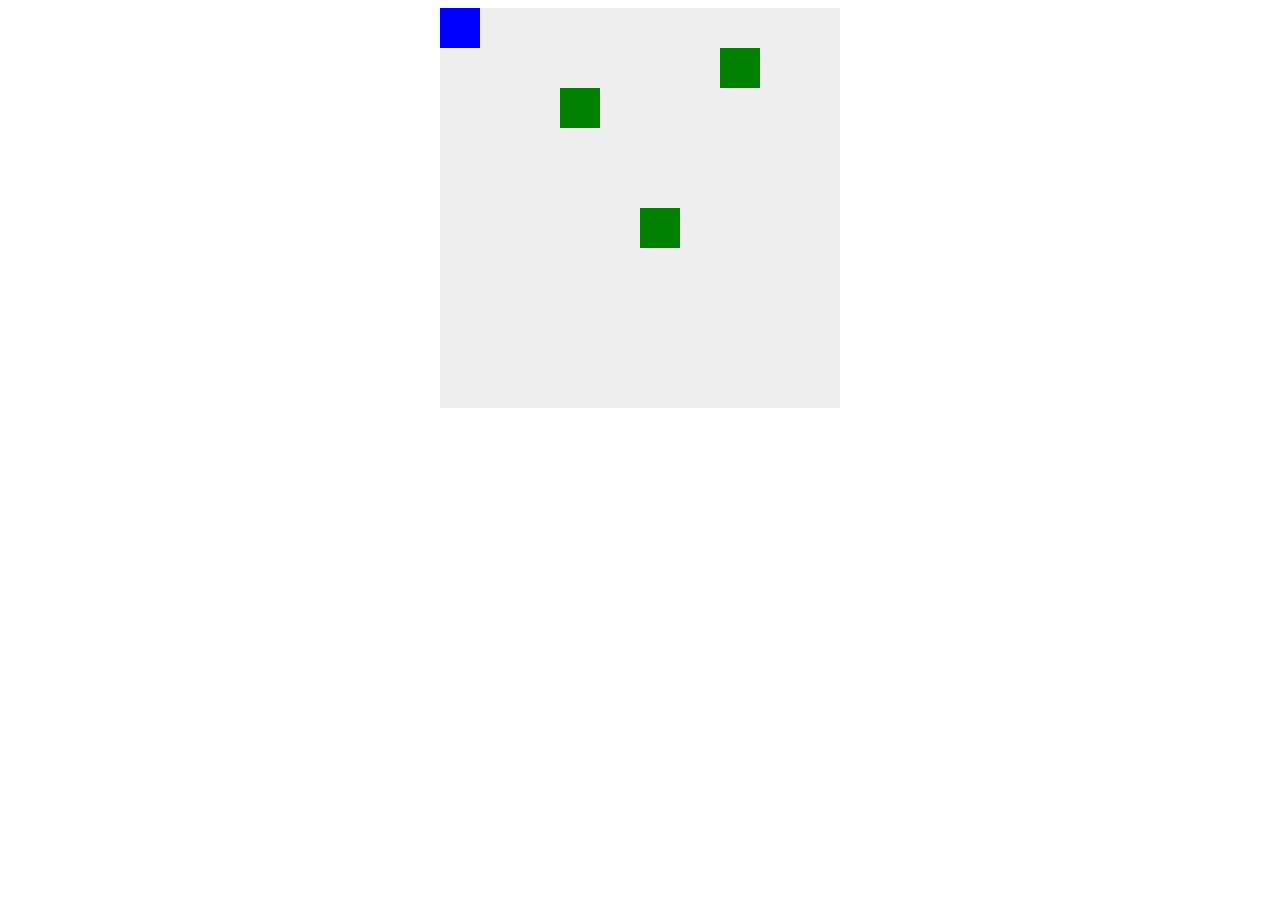
<file: game5/index.html>
<!DOCTYPE html>
<html lang="en">
<head>
<meta charset="UTF-8">
<title>Simple Mining Game</title>
<style>
  canvas { background: #eee; display: block; margin: 0 auto; }
</style>
</head>
<body>
<canvas id="gameCanvas"></canvas>
<script>
  const canvas = document.getElementById('gameCanvas');
  const ctx = canvas.getContext('2d');
  canvas.width = 400;
  canvas.height = 400;

  const gridSize = 40;
  const player = { x: 0, y: 0 };
  const resources = [
    { x: 3, y: 2, mined: false },
    { x: 5, y: 5, mined: false },
    { x: 7, y: 1, mined: false }
  ];

  function drawPlayer() {
    ctx.fillStyle = 'blue';
    ctx.fillRect(player.x * gridSize, player.y * gridSize, gridSize, gridSize);
  }

  function drawResources() {
    resources.forEach(resource => {
      if (!resource.mined) {
        ctx.fillStyle = 'green';
        ctx.fillRect(resource.x * gridSize, resource.y * gridSize, gridSize, gridSize);
      }
    });
  }

  function mineResource() {
    resources.forEach(resource => {
      if (resource.x === player.x && resource.y === player.y) {
        resource.mined = true;
      }
    });
  }

  function draw() {
    ctx.clearRect(0, 0, canvas.width, canvas.height);
    drawResources();
    drawPlayer();
    mineResource();
  }

  window.addEventListener('keydown', (e) => {
    switch (e.key) {
      case 'ArrowLeft': if (player.x > 0) player.x--; break;
      case 'ArrowRight': if (player.x < canvas.width / gridSize - 1) player.x++; break;
      case 'ArrowUp': if (player.y > 0) player.y--; break;
      case 'ArrowDown': if (player.y < canvas.height / gridSize - 1) player.y++; break;
    }
    draw();
  });

  draw(); // initial draw
</script>
</body>
</html>
</file>
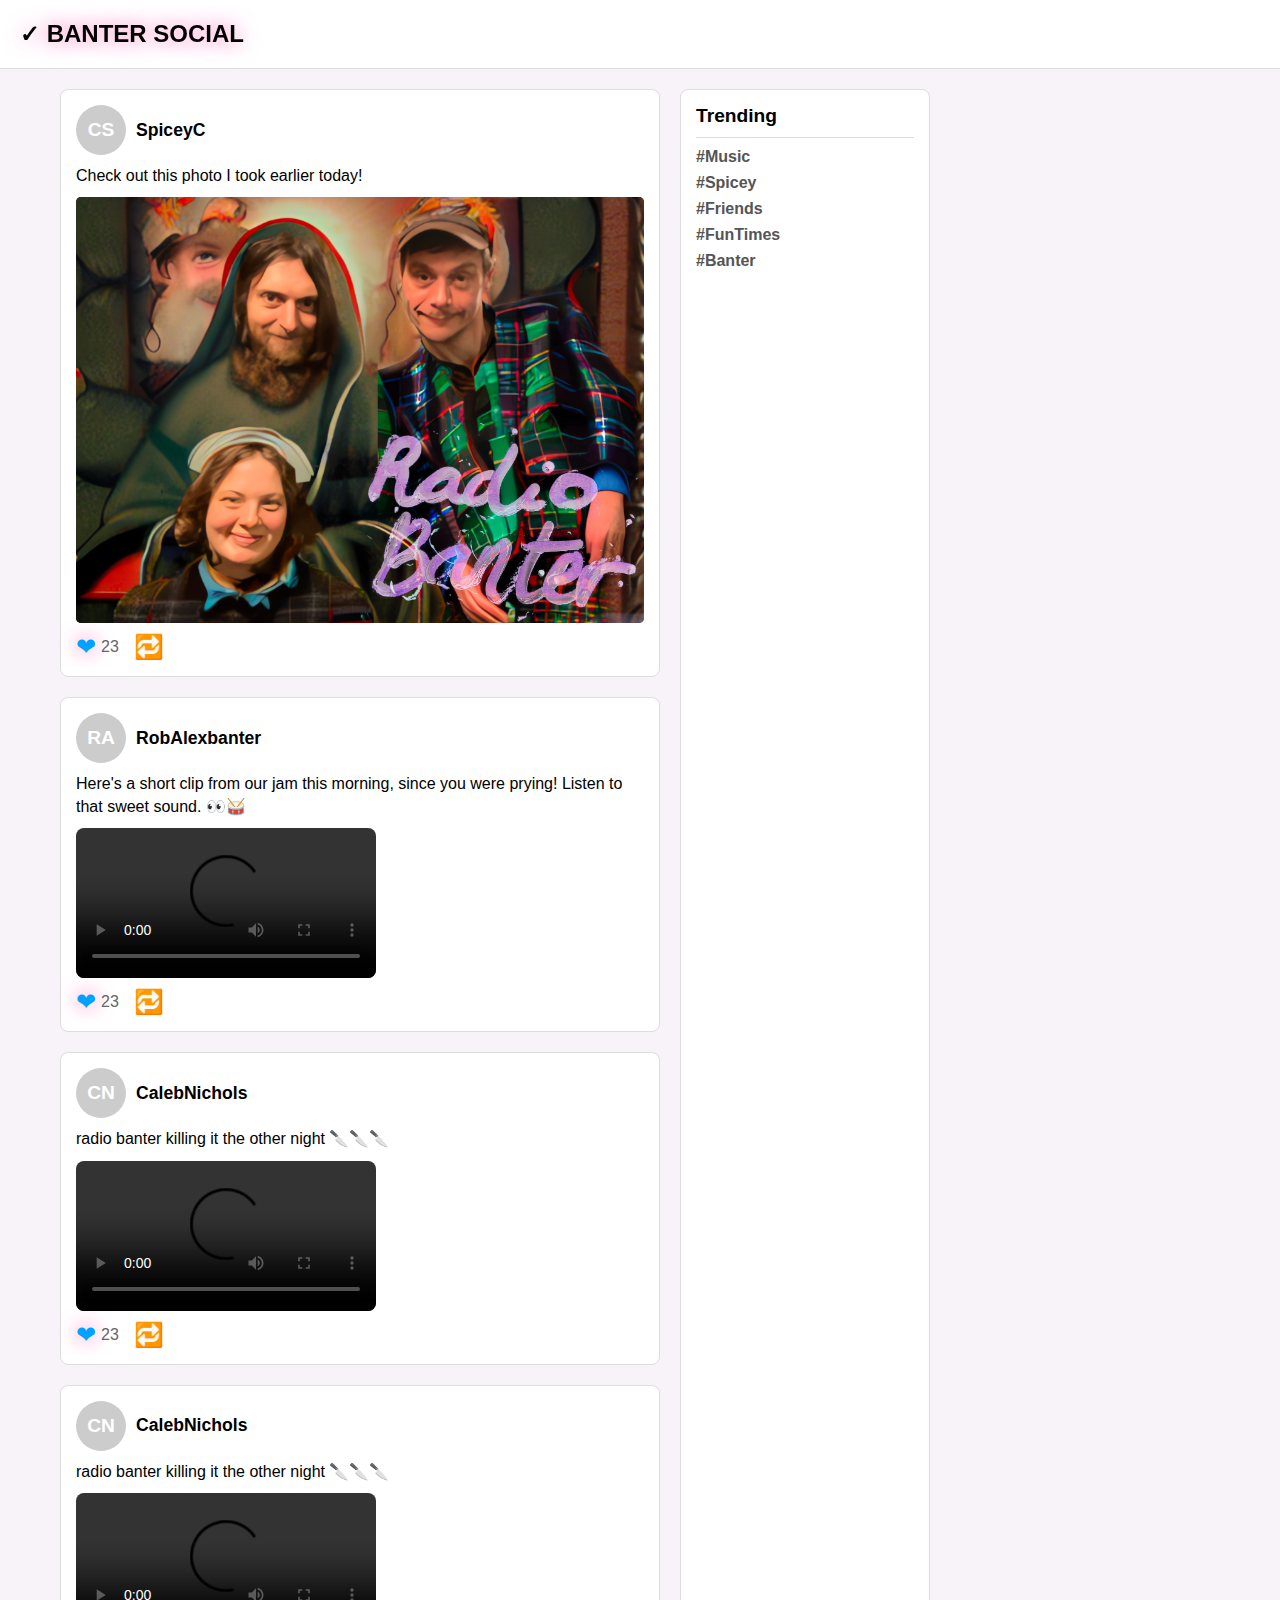
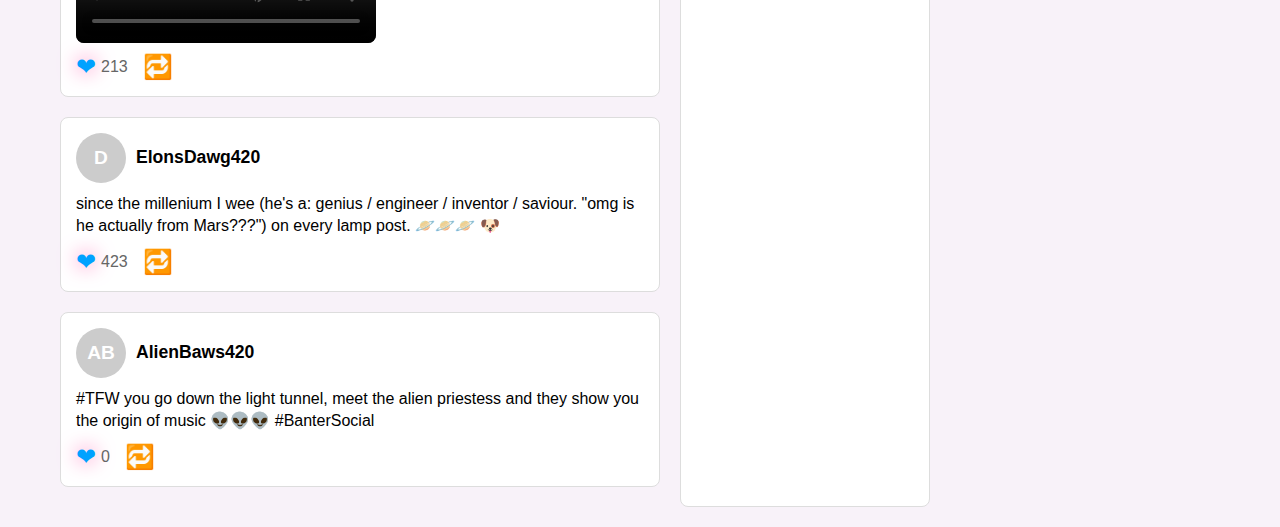
<file: bantersocial.html>
<!DOCTYPE html>
<html lang="en">
<head>
  <meta charset="UTF-8" />
  <meta
    name="viewport"
    content="width=device-width, maximum-scale=1.0, user-scalable=yes"
  />
  <title>✓ Banter Social</title>
  <style>
    /* Global Styles */
    body {
      margin: 0;
      padding: 0;
      font-family: Arial, Helvetica, sans-serif;
      background-color: rgba(186, 130, 194, 0.1);
    }

    /* Header */
    header {
      background-color: #ffffff;
      border-bottom: 1px solid #ddd;
      padding: 20px;
      text-align: left;
      font-size: 1.5rem;
      font-weight: bold;
      position: sticky;
      top: 0;
      z-index: 999;
      text-shadow: hotpink 0px 0 20px;
    }

    header p {
      font-size: 1rem;
    }

    /* Main Layout Wrapper */
    .main-content {
      display: flex;
      max-width: 1200px;
      margin: 0 auto;
      padding: 20px;
      box-sizing: border-box;
    }

    /* Feed Container */
    .feed-container {
      max-width: 600px;
      width: 100%;
      margin-right: 20px;
    }

    /* Trending Pane */
    .trending-pane {
      width: 250px;
      min-width: 220px;
      background-color: #fff;
      border: 1px solid #ddd;
      border-radius: 8px;
      padding: 15px;
      box-sizing: border-box;
    }

    .trending-pane h2 {
      margin-top: 0;
      font-size: 1.2rem;
      border-bottom: 1px solid #ddd;
      padding-bottom: 10px;
      margin-bottom: 10px;
    }

    .trending-pane ul {
      list-style: none;
      padding: 0;
      margin: 0;
    }

    .trending-pane li {
      margin-bottom: 8px;
      color: #555;
      font-weight: bold;
    }

    /* Each Post */
    .post {
      background-color: #fff;
      border: 1px solid #ddd;
      border-radius: 8px;
      margin-bottom: 20px;
      padding: 15px;
    }

    .post-header {
      display: flex;
      align-items: center;
      margin-bottom: 10px;
    }

    .avatar {
      width: 50px;
      height: 50px;
      background-color: #ccc;
      border-radius: 50%;
      margin-right: 10px;
      display: flex;
      align-items: center;
      justify-content: center;
      font-size: 1.2rem;
      color: #fff;
      font-weight: bold;
    }

    .username {
      font-weight: bold;
      font-size: 1.1rem;
    }

    .post-content {
      margin-bottom: 10px;
      line-height: 1.4;
    }

    .post-media img,
    .post-media video {
      max-width: 100%;
      border-radius: 8px;
      display: block;
    }

    /* --- Overlay/fading image styles --- */
    .profile-image {
      position: relative;
      /* So absolute-positioned images can stack */
    }

    .profile-image img {
      max-width: 100%;
      border-radius: 5px;
    }

    /* This targets the last image in the .profile-image */
    .profile-image img:last-of-type {
      position: absolute;
      bottom: 0px;
      right: 0px;
      max-width: 50%;
      height: auto;
      z-index: 3;
      animation: none;
      filter: invert(100%);
    }

    .overlay-image {
      position: absolute;
      top: 0;
      left: 0;
      width: 100%;
      height: 100%;
      border-radius: 5px;
      animation: fadeInOut 99s ease-in-out infinite;
    }

    @keyframes fadeInOut {
      0%,
      100% {
        opacity: 0;
      }
      50% {
        opacity: 1;
      }
    }

    /* Action buttons */
    .post-actions {
      display: flex;
      justify-content: flex-start;
      align-items: center;
      margin-top: 10px;
    }

    .action-btn {
      margin-right: 15px;
      display: flex;
      align-items: center;
      cursor: pointer;
    }

    .action-count {
      margin-left: 5px;
      color: #666;
    }

    .like-icon {
      color: rgb(0, 162, 255);
      font-size: 1.5rem;
      text-shadow: hotpink 0px 0 20px;
    }

    /* Repost icon (no built-in spin) */
    .repost-icon {
      font-size: 1.5rem;
      color: #e67e22;
    }

    /*
     * This class can be applied to ANY element
     * to spin it once around
     */
    .twirl {
      animation: spin 0.6s linear;
    }

    @keyframes spin {
      100% {
        transform: rotate(360deg);
      }
    }

    /* Responsive */
    @media (max-width: 800px) {
      .main-content {
        flex-direction: column;
      }
      .feed-container {
        margin-right: 0;
        max-width: 100%;
      }
      .trending-pane {
        width: 100%;
        margin-top: 20px;
      }
    }

    @media (max-width: 600px) {
      .avatar {
        width: 40px;
        height: 40px;
        font-size: 1rem;
      }
    }
  </style>
</head>

<body>
  <header>
    ✓ BANTER SOCIAL
  </header>

  <div class="main-content">
    <!-- FEED COLUMN -->
    <div class="feed-container">

      <!-- Post 1 (Updated with overlayed transparency/fading images) -->
      <div class="post">
        <div class="post-header">
          <div class="avatar">CS</div>
          <div class="username">SpiceyC</div>
        </div>
        <div class="post-content">
          Check out this photo I took earlier today!
        </div>
        <div class="post-media">
          <div class="profile-image">
            <!-- Replace these src paths with your actual file locations or URLs -->
            <img
              src="radiobanterpic-orig.jpg"
              alt="band nativity photograph with ron in a robe, sephi as an angel, waldo as a jock"
            />
            <img
              src="radiobanterpic.jpg"
              alt="band grouped together normally in an old damp practise room"
              class="overlay-image"
            />
            <img
              src="sephis-radio-banter-logo.png"
              alt="sephis logo"
            />
          </div>
        </div>
        <div class="post-actions">
          <div class="action-btn like-btn">
            <span class="like-icon">❤</span>
            <span class="action-count"> 23</span>
          </div>
          <div class="action-btn repost-btn">
            <span class="repost-icon">🔁</span>
          </div>
        </div>
      </div>

      <!-- Post 2 (Video auto-plays only when fully visible) -->
      <div class="post">
        <div class="post-header">
          <div class="avatar">RA</div>
          <div class="username">RobAlexbanter</div>
        </div>
        <div class="post-content">
          Here's a short clip from our jam this morning, since you were prying! 
          Listen to that sweet sound. 👀🥁
        </div>
        <div class="post-media">
          <video controls loop playsinline>
            <source
              src="https://pampthehorn.github.io/radio-banter/radiobanter-washingtonstreet-accordion.mp4"
              type="video/mp4"
            />
            Your browser does not support the video tag.
          </video>
        </div>
        <div class="post-actions">
          <div class="action-btn like-btn">
            <span class="like-icon">❤</span>
            <span class="action-count"> 23</span>
          </div>
          <div class="action-btn repost-btn">
            <span class="repost-icon">🔁</span>
          </div>
        </div>
      </div>


            <div class="post">
                <div class="post-header">
                    <div class="avatar">CN</div>
                    <div class="username">CalebNichols</div>
                </div>
                <div class="post-content">
                    radio banter killing it the other night 🔪🔪🔪
                </div>
                <div class="post-media">
                    <video controls loop playsinline>
                        <source src="https://pampthehorn.github.io/radio-banter/videos/calebnichols_oldhair1.mp4"
                            type="video/mp4" />
                        Your browser does not support the video tag.
                    </video>
                </div>
                <div class="post-actions">
                    <div class="action-btn like-btn">
                        <span class="like-icon">❤</span>
                        <span class="action-count"> 23</span>
                    </div>
                    <div class="action-btn repost-btn">
                        <span class="repost-icon">🔁</span>
                    </div>
                </div>
            </div>


            <div class="post">
                <div class="post-header">
                    <div class="avatar">CN</div>
                    <div class="username">CalebNichols</div>
                </div>
                <div class="post-content">
                    radio banter killing it the other night 🔪🔪🔪
                </div>
                <div class="post-media">
                    <video controls loop playsinline>
                        <source src="https://pampthehorn.github.io/radio-banter/videos/calebnichols_oldhair2.mp4"
                            type="video/mp4" />
                        Your browser does not support the video tag.
                    </video>
                </div>
                <div class="post-actions">
                    <div class="action-btn like-btn">
                        <span class="like-icon">❤</span>
                        <span class="action-count"> 213</span>
                    </div>
                    <div class="action-btn repost-btn">
                        <span class="repost-icon">🔁</span>
                    </div>
                </div>
            </div>


            <div class="post">
                <div class="post-header">
                    <div class="avatar">D</div>
                    <div class="username">ElonsDawg420</div>
                </div>
                <div class="post-content">
                    since the millenium I wee (he's a: genius / engineer / inventor / saviour. "omg is he actually from Mars???") on every lamp post. 
                    🪐🪐🪐 🐶
                </div>
                <div class="post-actions">
                    <div class="action-btn like-btn">
                        <span class="like-icon">❤</span>
                        <span class="action-count"> 423</span>
                    </div>
                    <div class="action-btn repost-btn">
                        <span class="repost-icon">🔁</span>
                    </div>
                </div>
            </div>


      <!-- Post 3 -->
      <div class="post">
        <div class="post-header">
          <div class="avatar">AB</div>
          <div class="username">AlienBaws420</div>
        </div>
        <div class="post-content">
          #TFW you go down the light tunnel, meet the alien priestess and they show you the origin of music 👽👽👽 #BanterSocial
        </div>
        <div class="post-actions">
          <div class="action-btn like-btn">
            <span class="like-icon">❤</span>
            <span class="action-count"> 0</span>
          </div>
          <div class="action-btn repost-btn">
            <span class="repost-icon">🔁</span>
          </div>
        </div>
      </div>
    </div>

    <!-- TRENDING PANE -->
    <div class="trending-pane">
      <h2>Trending</h2>
      <ul>
        <li>#Music</li>
        <li>#Spicey</li>
        <li>#Friends</li>
        <li>#FunTimes</li>
        <li>#Banter</li>
      </ul>
    </div>
  </div>

  <script>
    // Check if element is in the current viewport
    function isInViewport(el) {
      const rect = el.getBoundingClientRect();
      return (
        rect.top >= 0 &&
        rect.left >= 0 &&
        rect.bottom <= (window.innerHeight || document.documentElement.clientHeight) &&
        rect.right <= (window.innerWidth || document.documentElement.clientWidth)
      );
    }

    // Return a random visible element in the viewport
    function getRandomVisibleElement() {
      const allElements = document.querySelectorAll('*');
      // Filter to only those that are currently in the viewport
      const visibleElements = [...allElements].filter(isInViewport);
      if (visibleElements.length === 0) return null;

      const randomIndex = Math.floor(Math.random() * visibleElements.length);
      return visibleElements[randomIndex];
    }

    document.addEventListener('DOMContentLoaded', function () {
      // 1) LIKE BUTTON FUNCTIONALITY
      let increment = 2;
      const likeButtons = document.querySelectorAll('.like-btn');
      likeButtons.forEach(function (btn) {
        btn.addEventListener('click', function () {
          const countSpan = btn.querySelector('.action-count');
          let currentCount = parseInt(countSpan.textContent.trim(), 10);
          currentCount += increment;
          increment = increment * increment;
          countSpan.textContent = ' ' + currentCount;
        });
      });

      // 2) VIDEO PLAY/PAUSE WHEN FULLY IN VIEW
      const videos = document.querySelectorAll('video');
      const observer = new IntersectionObserver(
        function (entries) {
          entries.forEach(function (entry) {
            if (entry.isIntersecting) {
              entry.target.play();
            } else {
              entry.target.pause();
            }
          });
        },
        {
          threshold: 1.0
        }
      );

      videos.forEach(function (video) {
        observer.observe(video);
      });

      // 3) REPOST: Pick a random element in the viewport to twirl
      const repostButtons = document.querySelectorAll('.repost-btn');
      repostButtons.forEach(function (btn) {
        btn.addEventListener('click', function () {
          const randomEl = getRandomVisibleElement();
          if (randomEl) {
            randomEl.classList.add('twirl');
            setTimeout(function () {
              randomEl.classList.remove('twirl');
            }, 600);
          }
        });
      });
    });
  </script>
</body>
</html>
</file>
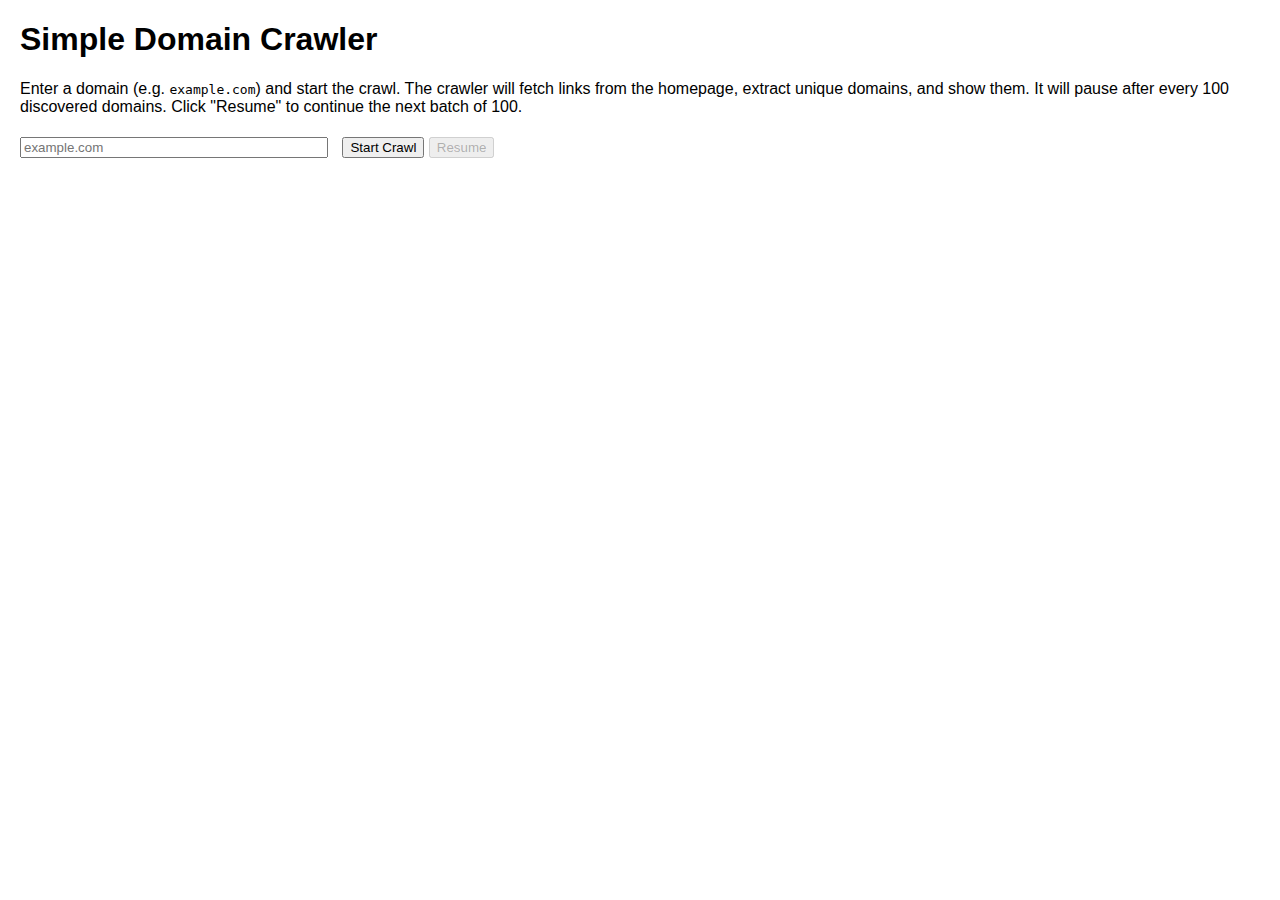
<file: sindex.html>
<!DOCTYPE html>
<html lang="en">
<head>
<meta charset="UTF-8" />
<meta name="viewport" content="width=device-width, initial-scale=1.0"/>
<title>Simple Domain Crawler</title>
<style>
  body {
    font-family: Arial, sans-serif; 
    margin:20px;
  }
  input[type="text"] {
    width: 300px;
    margin-right:10px;
  }
  button {
    margin: 5px 0;
  }
  #status {
    margin-top: 10px;
    font-weight: bold;
  }
  #domain-list {
    margin-top: 20px;
  }
  #domain-list li {
    line-height: 1.5em;
  }
</style>
</head>
<body>
<h1>Simple Domain Crawler</h1>
<p>Enter a domain (e.g. <code>example.com</code>) and start the crawl. The crawler will fetch links from the homepage, extract unique domains, and show them. It will pause after every 100 discovered domains. Click "Resume" to continue the next batch of 100.</p>

<input type="text" id="start-domain" placeholder="example.com"/>
<button id="start-btn">Start Crawl</button>
<button id="resume-btn" disabled>Resume</button>

<div id="status"></div>
<ol id="domain-list"></ol>

<script>
(async function() {
    const startInput = document.getElementById('start-domain');
    const startBtn = document.getElementById('start-btn');
    const resumeBtn = document.getElementById('resume-btn');
    const statusEl = document.getElementById('status');
    const domainList = document.getElementById('domain-list');

    let visitedDomains = new Set();
    let queue = [];
    let isCrawling = false;
    let paused = false;
    let batchCount = 0;
    const BATCH_SIZE = 100;

    startBtn.addEventListener('click', () => {
        const domain = startInput.value.trim();
        if(!domain) {
            alert("Please enter a domain.");
            return;
        }
        // Reset state for a new crawl
        visitedDomains.clear();
        queue = [domain];
        domainList.innerHTML = "";
        batchCount = 0;
        isCrawling = true;
        paused = false;
        resumeBtn.disabled = true;
        crawlNextDomain();
    });

    resumeBtn.addEventListener('click', () => {
        paused = false;
        resumeBtn.disabled = true;
        crawlNextDomain();
    });

    async function crawlNextDomain() {
        if (!isCrawling || paused) return;

        const domain = queue.shift();
        if (!domain) {
            updateStatus("No more domains to crawl.");
            isCrawling = false;
            return;
        }

        if (!visitedDomains.has(domain)) {
            visitedDomains.add(domain);
            addDomainToUI(domain);
            batchCount++;

            // If we've hit the batch limit, pause and allow resume
            if (batchCount % BATCH_SIZE === 0) {
                updateStatus(`Paused after indexing ${visitedDomains.size} domains. Click "Resume" to continue.`);
                paused = true;
                resumeBtn.disabled = false;
                return;
            }

            // Crawl the domain's homepage
            await fetchDomainLinks(domain);
        }

        // Continue with next
        setTimeout(crawlNextDomain, 0);
    }

    function addDomainToUI(domain) {
        const li = document.createElement('li');
        li.textContent = domain;
        domainList.appendChild(li);
        updateStatus(`Indexed ${visitedDomains.size} unique domains...`);
    }

    async function fetchDomainLinks(domain) {
        const url = "http://" + domain + "/";
        try {
            const response = await fetch(url);
            if (!response.ok) {
                // Try https if http fails
                const httpsResponse = await fetch("https://" + domain + "/");
                if (!httpsResponse.ok) throw new Error("Failed to fetch domain.");
                const text = await httpsResponse.text();
                extractDomains(text, "https://" + domain + "/");
            } else {
                const text = await response.text();
                extractDomains(text, url);
            }
        } catch (e) {
            console.warn("Failed to fetch or parse:", domain, e);
        }
    }

    function extractDomains(html, baseUrl) {
        // Create a DOM parser to extract links
        const parser = new DOMParser();
        const doc = parser.parseFromString(html, 'text/html');
        const links = doc.querySelectorAll('a[href]');
        links.forEach(link => {
            let href = link.getAttribute('href');
            if (!href) return;
            try {
                // Resolve relative URLs
                const absoluteUrl = new URL(href, baseUrl);
                const host = absoluteUrl.hostname;
                // We only want unique domains (no duplicates)
                if (!visitedDomains.has(host) && !queue.includes(host)) {
                    queue.push(host);
                }
            } catch (e) {
                // Ignore invalid URLs
            }
        });
    }

    function updateStatus(msg) {
        statusEl.textContent = msg;
    }
})();
</script>
</body>
</html>
</file>
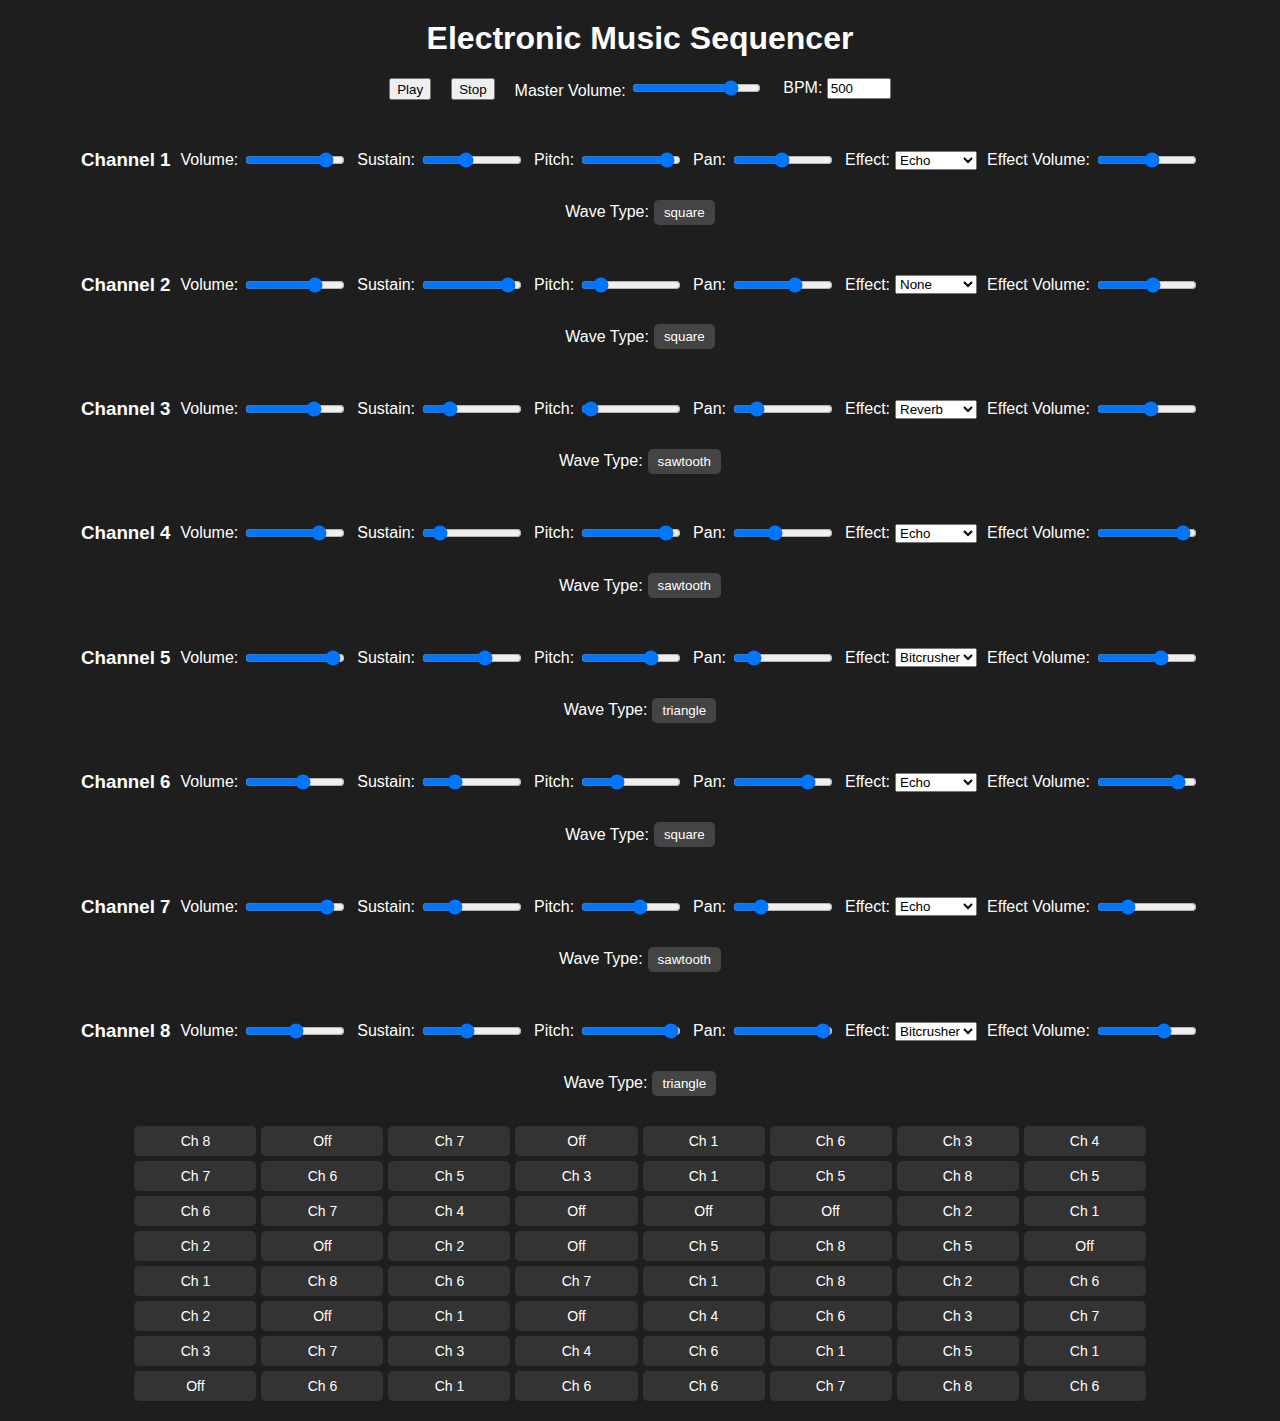
<file: offline/sequencer.html>
<!DOCTYPE html>
<html lang="en">

<head>
    <meta charset="UTF-8">
    <title>Electronic Music Sequencer</title>
    <style>
        body {
            background-color: #1e1e1e;
            color: #ffffff;
            font-family: 'Arial', sans-serif;
            text-align: center;
        }

        h1 {
            margin-top: 20px;
        }

        #controls {
            margin: 20px auto;
            display: flex;
            justify-content: center;
            gap: 20px;
        }

        #sequencer {
            display: grid;
            grid-template-columns: repeat(8, 1fr);
            gap: 5px;
            max-width: 80%;
            margin: 20px auto;
        }

        .beat-button {
            width: 100%;
            height: 30px;
            font-size: 14px;
            background-color: #333;
            color: #fff;
            border: none;
            border-radius: 5px;
            cursor: pointer;
        }

        .current-beat {
            border: 2px solid #ff4081 !important;
        }

        .channel-controls {
            display: flex;
            flex-wrap: wrap;
            justify-content: center;
            gap: 10px;
            margin: 10px 0;
            padding: 10px;
        }

        .channel-controls input[type="range"] {
            width: 100px;
        }

        .channel-controls label {
            display: flex;
            align-items: center;
            gap: 5px;
        }

        .channel-controls button {
            background-color: #444;
            color: #fff;
            border: none;
            padding: 5px 10px;
            border-radius: 5px;
            cursor: pointer;
        }

        /* Unique channel colors */
        .channel-0.active-channel,
        .beat-button.channel-0.active-beat {
            background-color: #FF5733;
            /* Red */
        }

        .channel-1.active-channel,
        .beat-button.channel-1.active-beat {
            background-color: #FFBD33;
            /* Orange */
        }

        .channel-2.active-channel,
        .beat-button.channel-2.active-beat {
            background-color: #FFD133;
            /* Yellow */
        }

        .channel-3.active-channel,
        .beat-button.channel-3.active-beat {
            background-color: #75FF33;
            /* Lime */
        }

        .channel-4.active-channel,
        .beat-button.channel-4.active-beat {
            background-color: #33FF57;
            /* Green */
        }

        .channel-5.active-channel,
        .beat-button.channel-5.active-beat {
            background-color: #33FFF0;
            /* Cyan */
        }

        .channel-6.active-channel,
        .beat-button.channel-6.active-beat {
            background-color: #3375FF;
            /* Blue */
        }

        .channel-7.active-channel,
        .beat-button.channel-7.active-beat {
            background-color: #9B33FF;
            /* Purple */
        }

        /* Text color adjustment for better readability */
        .active-channel,
        .active-beat {
            color: #ffffff;
        }
    </style>
</head>

<body>

    <h1>Electronic Music Sequencer</h1>

    <div id="controls">
        <button id="playPauseBtn">Play</button>
        <button id="stopBtn">Stop</button>
        <label>
            Master Volume:
            <input type="range" id="masterVolume" min="0" max="1" step="0.01" value="0.8">
        </label>
        <label>
            BPM:
            <input type="number" id="bpm" min="60" max="600" value="500">
        </label>
    </div>

    <div id="channelParameters">
        <!-- Channel controls will be dynamically inserted here -->
    </div>

    <div id="sequencer">
        <!-- Sequencer controls will be dynamically inserted here -->
    </div>

    <script>
        // Initialize Audio Context
        const audioCtx = new (window.AudioContext || window.webkitAudioContext)();

        // Master gain node
        const masterGain = audioCtx.createGain();
        masterGain.gain.value = 0.8;
        masterGain.connect(audioCtx.destination);

        // Helper functions for randomization
        function getRandomFloat(min, max) {
            return Math.random() * (max - min) + min;
        }

        function getRandomChoice(arr) {
            return arr[Math.floor(Math.random() * arr.length)];
        }

        // Channels and their parameters
        const channels = [];
        const numChannels = 8;
        // Unique colors for each channel
        const channelColors = [
            '#FF5733', // Red
            '#FFBD33', // Orange
            '#FFD133', // Yellow
            '#75FF33', // Lime
            '#33FF57', // Green
            '#33FFF0', // Cyan
            '#3375FF', // Blue
            '#9B33FF'  // Purple
        ];

        for (let i = 0; i < numChannels; i++) {
            const channelGain = audioCtx.createGain();
            channelGain.gain.value = 0.8; // Initial volume

            // Stereo Panner Node
            const panner = audioCtx.createStereoPanner();
            panner.pan.value = 0; // Center pan

            // Effect nodes
            const effectGain = audioCtx.createGain();
            effectGain.gain.value = 0.5; // Initial effect volume

            // Reverb effect using ConvolverNode
            const convolver = audioCtx.createConvolver();

            // Simple echo effect
            const delay = audioCtx.createDelay();
            delay.delayTime.value = 0.3; // 300 ms delay

            // Bitcrusher effect using WaveShaperNode
            const bitcrusher = audioCtx.createWaveShaper();
            bitcrusher.curve = makeBitcrusherCurve(4);
            bitcrusher.oversample = 'none';

            // Autowah effect using BiquadFilterNode and LFO
            const autowahFilter = audioCtx.createBiquadFilter();
            autowahFilter.type = 'lowpass';
            autowahFilter.frequency.value = 500;
            autowahFilter.Q.value = 10;

            const lfo = audioCtx.createOscillator();
            const lfoGain = audioCtx.createGain();
            lfo.frequency.value = 5; // LFO frequency increased
            lfoGain.gain.value = 1000; // Modulation depth increased

            lfo.connect(lfoGain);
            lfoGain.connect(autowahFilter.frequency);
            lfo.start();

            // Connect effect chain
            channelGain.connect(panner);
            panner.connect(effectGain);

            // Initialize effect chain
            effectGain.connect(masterGain);

            // Randomize channel parameters
            const randomVolume = getRandomFloat(0.5, 1);
            const randomSustain = getRandomFloat(0.1, 1);
            const randomPitch = getRandomFloat(0.5, 2);
            const randomPan = getRandomFloat(-1, 1);
            const randomEffect = getRandomChoice(['none', 'reverb', 'echo', 'bitcrusher', 'autowah']);
            const randomEffectVolume = getRandomFloat(0, 1);
            const randomWaveType = getRandomChoice(['sine', 'square', 'sawtooth', 'triangle']);

            channels.push({
                index: i,
                volume: randomVolume,
                sustain: randomSustain,
                effect: randomEffect,
                effectVolume: randomEffectVolume,
                pitch: randomPitch,
                pan: randomPan,
                waveType: randomWaveType,
                channelGain: channelGain,
                effectGain: effectGain,
                panner: panner,
                convolver: convolver,
                delay: delay,
                bitcrusher: bitcrusher,
                autowahFilter: autowahFilter,
                lfo: lfo,
                lfoGain: lfoGain,
                color: channelColors[i], // Assign unique color
                sound: null, // Will assign after channels array is complete
            });
        }

        // Assign sound functions after channels are fully initialized
        channels.forEach((channel, index) => {
            channel.sound = createSound(index);
        });

        // Generate an impulse response for the reverb
        function createImpulseResponse(duration, decay) {
            const sampleRate = audioCtx.sampleRate;
            const length = sampleRate * duration;
            const impulse = audioCtx.createBuffer(2, length, sampleRate);
            for (let i = 0; i < 2; i++) {
                const channelData = impulse.getChannelData(i);
                for (let j = 0; j < length; j++) {
                    channelData[j] = (Math.random() * 2 - 1) * Math.pow(1 - j / length, decay);
                }
            }
            return impulse;
        }

        // Load impulse responses for each channel's convolver
        channels.forEach(channel => {
            channel.convolver.buffer = createImpulseResponse(2, 2);
        });

        // Create synthetic sounds for each channel
        function createSound(index) {
            return function (time, duration) {
                const channel = channels[index];
                const pitch = channel.pitch;
                const sustain = channel.sustain;

                if (index === 0 || index === 1) {
                    // Kick drum
                    const osc = audioCtx.createOscillator();
                    const gainNode = audioCtx.createGain();

                    osc.type = channel.waveType;
                    osc.frequency.setValueAtTime(150 * pitch, time);
                    osc.frequency.exponentialRampToValueAtTime(50, time + duration * sustain);

                    gainNode.gain.setValueAtTime(channel.volume, time);
                    gainNode.gain.exponentialRampToValueAtTime(0.001, time + duration * sustain);

                    osc.connect(gainNode);
                    gainNode.connect(channel.channelGain);

                    // Apply effects
                    applyEffect(channel, gainNode);

                    osc.start(time);
                    osc.stop(time + duration);

                } else if (index === 2 || index === 3) {
                    // Snare drum
                    const noiseBuffer = audioCtx.createBuffer(1, audioCtx.sampleRate * duration, audioCtx.sampleRate);
                    const data = noiseBuffer.getChannelData(0);
                    for (let i = 0; i < data.length; i++) {
                        data[i] = (Math.random() * 2 - 1);
                    }
                    const noise = audioCtx.createBufferSource();
                    noise.buffer = noiseBuffer;

                    const noiseFilter = audioCtx.createBiquadFilter();
                    noiseFilter.type = 'bandpass';
                    noiseFilter.frequency.setValueAtTime(1000 * pitch, time);
                    noiseFilter.Q.value = 0.5;

                    const gainNode = audioCtx.createGain();
                    gainNode.gain.setValueAtTime(channel.volume, time);
                    gainNode.gain.exponentialRampToValueAtTime(0.001, time + duration * sustain);

                    noise.connect(noiseFilter);
                    noiseFilter.connect(gainNode);
                    gainNode.connect(channel.channelGain);

                    // Apply effects
                    applyEffect(channel, gainNode);

                    noise.start(time);
                    noise.stop(time + duration);

                } else if (index === 4 || index === 5) {
                    // Hi-hat
                    const noiseBuffer = audioCtx.createBuffer(1, audioCtx.sampleRate * duration, audioCtx.sampleRate);
                    const data = noiseBuffer.getChannelData(0);
                    for (let i = 0; i < data.length; i++) {
                        data[i] = (Math.random() * 2 - 1);
                    }
                    const noise = audioCtx.createBufferSource();
                    noise.buffer = noiseBuffer;

                    const noiseFilter = audioCtx.createBiquadFilter();
                    noiseFilter.type = 'highpass';
                    noiseFilter.frequency.setValueAtTime(8000 * pitch, time);

                    const gainNode = audioCtx.createGain();
                    gainNode.gain.setValueAtTime(channel.volume * 0.7, time);
                    gainNode.gain.exponentialRampToValueAtTime(0.001, time + duration * sustain * 0.5);

                    noise.connect(noiseFilter);
                    noiseFilter.connect(gainNode);
                    gainNode.connect(channel.channelGain);

                    // Apply effects
                    applyEffect(channel, gainNode);

                    noise.start(time);
                    noise.stop(time + duration);

                } else if (index === 6 || index === 7) {
                    // Cowbell
                    const osc1 = audioCtx.createOscillator();
                    const osc2 = audioCtx.createOscillator();
                    const gainNode = audioCtx.createGain();

                    osc1.type = channel.waveType;
                    osc2.type = channel.waveType;
                    osc1.frequency.setValueAtTime(600 * pitch, time);
                    osc2.frequency.setValueAtTime(800 * pitch, time);

                    gainNode.gain.setValueAtTime(channel.volume * 0.8, time);
                    gainNode.gain.exponentialRampToValueAtTime(0.001, time + duration * sustain * 0.7);

                    osc1.connect(gainNode);
                    osc2.connect(gainNode);
                    gainNode.connect(channel.channelGain);

                    // Apply effects
                    applyEffect(channel, gainNode);

                    osc1.start(time);
                    osc1.stop(time + duration);
                    osc2.start(time);
                    osc2.stop(time + duration);

                }
            };
        }

        // Apply effect to the gain node
        function applyEffect(channel, sourceNode) {
            const { effect, effectGain, convolver, delay, bitcrusher, autowahFilter } = channel;

            // Disconnect previous connections
            effectGain.disconnect();
            convolver.disconnect();
            delay.disconnect();
            bitcrusher.disconnect();
            autowahFilter.disconnect();

            // Reset effectGain connection
            effectGain.connect(masterGain);

            if (effect === 'reverb') {
                // Reverb effect
                sourceNode.connect(effectGain);
                effectGain.connect(convolver);
                convolver.connect(masterGain);
            } else if (effect === 'echo') {
                // Echo effect
                sourceNode.connect(effectGain);
                effectGain.connect(delay);
                delay.connect(masterGain);
                delay.connect(effectGain); // Feedback loop for multiple echoes
            } else if (effect === 'bitcrusher') {
                // Bitcrusher effect
                sourceNode.connect(effectGain);
                effectGain.connect(bitcrusher);
                bitcrusher.connect(masterGain);
            } else if (effect === 'autowah') {
                // Autowah effect
                sourceNode.connect(effectGain);
                effectGain.connect(autowahFilter);
                autowahFilter.connect(masterGain);
            } else {
                // No effect
                sourceNode.connect(effectGain);
            }
        }

        // Function to create bitcrusher curve
        function makeBitcrusherCurve(bits) {
            const samples = 1 << bits;
            const curve = new Float32Array(samples);
            const step = 2 / samples;
            for (let i = 0; i < samples; ++i) {
                curve[i] = -1 + step * i;
            }
            return curve;
        }

        // Sequencer settings
        const beats = 64; // Number of beats
        const sequence = [];

        // Generate a random sequence
        for (let i = 0; i < beats; i++) {
            // Randomly decide whether to have a beat or not
            if (Math.random() < 0.8) { // 80% chance to have a beat
                const randomChannel = Math.floor(Math.random() * numChannels);
                sequence.push(randomChannel);
            } else {
                sequence.push(null);
            }
        }

        let isPlaying = false;
        let currentBeat = 0;
        let previousBeat = beats - 1;
        let bpm = 500;
        let intervalId;

        // Build the interface
        function buildInterface() {
            const channelParamsDiv = document.getElementById('channelParameters');
            for (let i = 0; i < numChannels; i++) {
                const channelDiv = document.createElement('div');
                channelDiv.className = `channel-controls channel-${i}`; // Add unique class for each channel
                channelDiv.setAttribute('data-channel', i);

                // Build the effect options with the current effect selected
                const effects = ['none', 'reverb', 'echo', 'bitcrusher', 'autowah'];
                let effectOptions = '';
                effects.forEach(effect => {
                    const selected = effect === channels[i].effect ? 'selected' : '';
                    effectOptions += `<option value="${effect}" ${selected}>${effect.charAt(0).toUpperCase() + effect.slice(1)}</option>`;
                });

                channelDiv.innerHTML = `
                <h3>Channel ${i + 1}</h3>
                <label>
                    Volume:
                    <input type="range" min="0" max="1" step="0.01" value="${channels[i].volume}" data-channel="${i}" data-param="volume">
                </label>
                <label>
                    Sustain:
                    <input type="range" min="0.1" max="1" step="0.01" value="${channels[i].sustain}" data-channel="${i}" data-param="sustain">
                </label>
                <label>
                    Pitch:
                    <input type="range" min="0.5" max="2" step="0.01" value="${channels[i].pitch}" data-channel="${i}" data-param="pitch">
                </label>
                <label>
                    Pan:
                    <input type="range" min="-1" max="1" step="0.01" value="${channels[i].pan}" data-channel="${i}" data-param="pan">
                </label>
                <label>
                    Effect:
                    <select data-channel="${i}" data-param="effect">
                        ${effectOptions}
                    </select>
                </label>
                <label>
                    Effect Volume:
                    <input type="range" min="0" max="1" step="0.01" value="${channels[i].effectVolume}" data-channel="${i}" data-param="effectVolume">
                </label>
                <label>
                    Wave Type:
                    <button data-channel="${i}" data-param="waveType">${channels[i].waveType}</button>
                </label>
            `;
                channelParamsDiv.appendChild(channelDiv);
            }

            const sequencerDiv = document.getElementById('sequencer');
            for (let i = 0; i < beats; i++) {
                const button = document.createElement('button');
                button.className = 'beat-button';
                button.dataset.beat = i;

                // Set the button text and color based on the random sequence
                const channelIndex = sequence[i];
                if (channelIndex === null) {
                    button.textContent = 'Off';
                    button.style.backgroundColor = '#333';
                } else {
                    button.textContent = `Ch ${channelIndex + 1}`;
                    button.classList.add(`channel-${channelIndex}`);
                }

                sequencerDiv.appendChild(button);
            }
        }

        buildInterface();

        // Event listeners
        document.getElementById('playPauseBtn').addEventListener('click', () => {
            if (!isPlaying) {
                isPlaying = true;
                document.getElementById('playPauseBtn').textContent = 'Pause';
                playSequence();
            } else {
                isPlaying = false;
                document.getElementById('playPauseBtn').textContent = 'Play';
                pauseSequence();
            }
        });

        document.getElementById('stopBtn').addEventListener('click', () => {
            stopSequence();
        });

        document.getElementById('masterVolume').addEventListener('input', (e) => {
            masterGain.gain.value = e.target.value;
        });

        document.getElementById('bpm').addEventListener('input', (e) => {
            bpm = parseInt(e.target.value);
            if (isPlaying) {
                pauseSequence();
                playSequence();
            }
        });

        document.getElementById('channelParameters').addEventListener('input', (e) => {
            const channelIndex = parseInt(e.target.dataset.channel);
            const param = e.target.dataset.param;
            const value = e.target.value;
            const channel = channels[channelIndex];

            if (param === 'volume') {
                channel.volume = parseFloat(value);
            } else if (param === 'sustain') {
                channel.sustain = parseFloat(value);
            } else if (param === 'effectVolume') {
                channel.effectVolume = parseFloat(value);
                channel.effectGain.gain.value = value;
            } else if (param === 'pitch') {
                channel.pitch = parseFloat(value);
            } else if (param === 'pan') {
                channel.pan = parseFloat(value);
                channel.panner.pan.value = value;
            }
        });

        document.getElementById('channelParameters').addEventListener('change', (e) => {
            if (e.target.tagName === 'SELECT') {
                const channelIndex = parseInt(e.target.dataset.channel);
                const param = e.target.dataset.param;
                const value = e.target.value;
                const channel = channels[channelIndex];

                if (param === 'effect') {
                    channel.effect = value;
                }
            }
        });

        // Handle wave type button clicks
        document.getElementById('channelParameters').addEventListener('click', (e) => {
            if (e.target.tagName === 'BUTTON' && e.target.dataset.param === 'waveType') {
                const channelIndex = parseInt(e.target.dataset.channel);
                const channel = channels[channelIndex];
                const waveTypes = ['sine', 'square', 'sawtooth', 'triangle'];
                let currentIndex = waveTypes.indexOf(channel.waveType);
                currentIndex = (currentIndex + 1) % waveTypes.length;
                channel.waveType = waveTypes[currentIndex];
                e.target.textContent = channel.waveType;
            }
        });

        document.getElementById('sequencer').addEventListener('click', (e) => {
            if (e.target.classList.contains('beat-button')) {
                const beatIndex = parseInt(e.target.dataset.beat);
                let currentChannel = sequence[beatIndex];
                if (currentChannel === null) {
                    currentChannel = 0;
                } else {
                    currentChannel = (currentChannel + 1) % (numChannels + 1);
                }
                if (currentChannel === numChannels) {
                    sequence[beatIndex] = null;
                    e.target.textContent = 'Off';
                    e.target.style.backgroundColor = '#333';
                    e.target.className = 'beat-button';
                } else {
                    sequence[beatIndex] = currentChannel;
                    e.target.textContent = `Ch ${currentChannel + 1}`;
                    e.target.className = `beat-button channel-${currentChannel}`;
                }
            }
        });

        // Play sequence
        function playSequence() {
            const interval = (60 / bpm) * 1000;

            // Reset previousBeat
            previousBeat = (currentBeat - 1 + beats) % beats;

            // Start immediate execution
            playAndHighlightCurrentBeat();

            intervalId = setInterval(() => {
                playAndHighlightCurrentBeat();
            }, interval);
        }

        function playAndHighlightCurrentBeat() {
            // Remove highlight from previous beat
            removeHighlight(previousBeat);

            // Highlight current beat
            highlightCurrentBeat();

            // Play sound for current beat
            const time = audioCtx.currentTime;
            const channelIndex = sequence[currentBeat];
            if (channelIndex !== null) {
                const duration = (60 / bpm);
                channels[channelIndex].sound(time, duration);

                // Highlight the channel and beat button
                highlightChannel(channelIndex, duration);
                highlightBeatButton(currentBeat, channelIndex, duration);
            }

            // Update previousBeat and currentBeat
            previousBeat = currentBeat;
            currentBeat = (currentBeat + 1) % beats;
        }

        // Highlight the channel being played
        function highlightChannel(channelIndex, duration) {
            const channelDiv = document.querySelector(`.channel-controls[data-channel="${channelIndex}"]`);
            if (channelDiv) {
                channelDiv.classList.add('active-channel', `channel-${channelIndex}`);

                // Remove the highlight after the duration
                setTimeout(() => {
                    channelDiv.classList.remove('active-channel');
                }, duration * 1000); // Convert duration to milliseconds
            }
        }

        // Highlight the beat button being played
        function highlightBeatButton(beatIndex, channelIndex, duration) {
            const beatButton = document.querySelector(`.beat-button[data-beat="${beatIndex}"]`);
            if (beatButton) {
                beatButton.classList.add('active-beat', `channel-${channelIndex}`);

                // Remove the highlight after the duration
                setTimeout(() => {
                    beatButton.classList.remove('active-beat');
                }, duration * 1000);
            }
        }

        // Pause sequence
        function pauseSequence() {
            clearInterval(intervalId);
        }

        // Stop sequence
        function stopSequence() {
            isPlaying = false;
            document.getElementById('playPauseBtn').textContent = 'Play';
            clearInterval(intervalId);
            removeHighlight(previousBeat);
            currentBeat = 0;
            previousBeat = beats - 1;
        }

        // Highlight the current beat
        function highlightCurrentBeat() {
            const currentButton = document.querySelector(`button[data-beat="${currentBeat}"]`);
            if (currentButton) {
                currentButton.classList.add('current-beat');
            }
        }

        // Remove highlight from the previous beat
        function removeHighlight(beatIndex) {
            const previousButton = document.querySelector(`button[data-beat="${beatIndex}"]`);
            if (previousButton) {
                previousButton.classList.remove('current-beat');
            }
        }
    </script>

</body>

</html>
</file>
